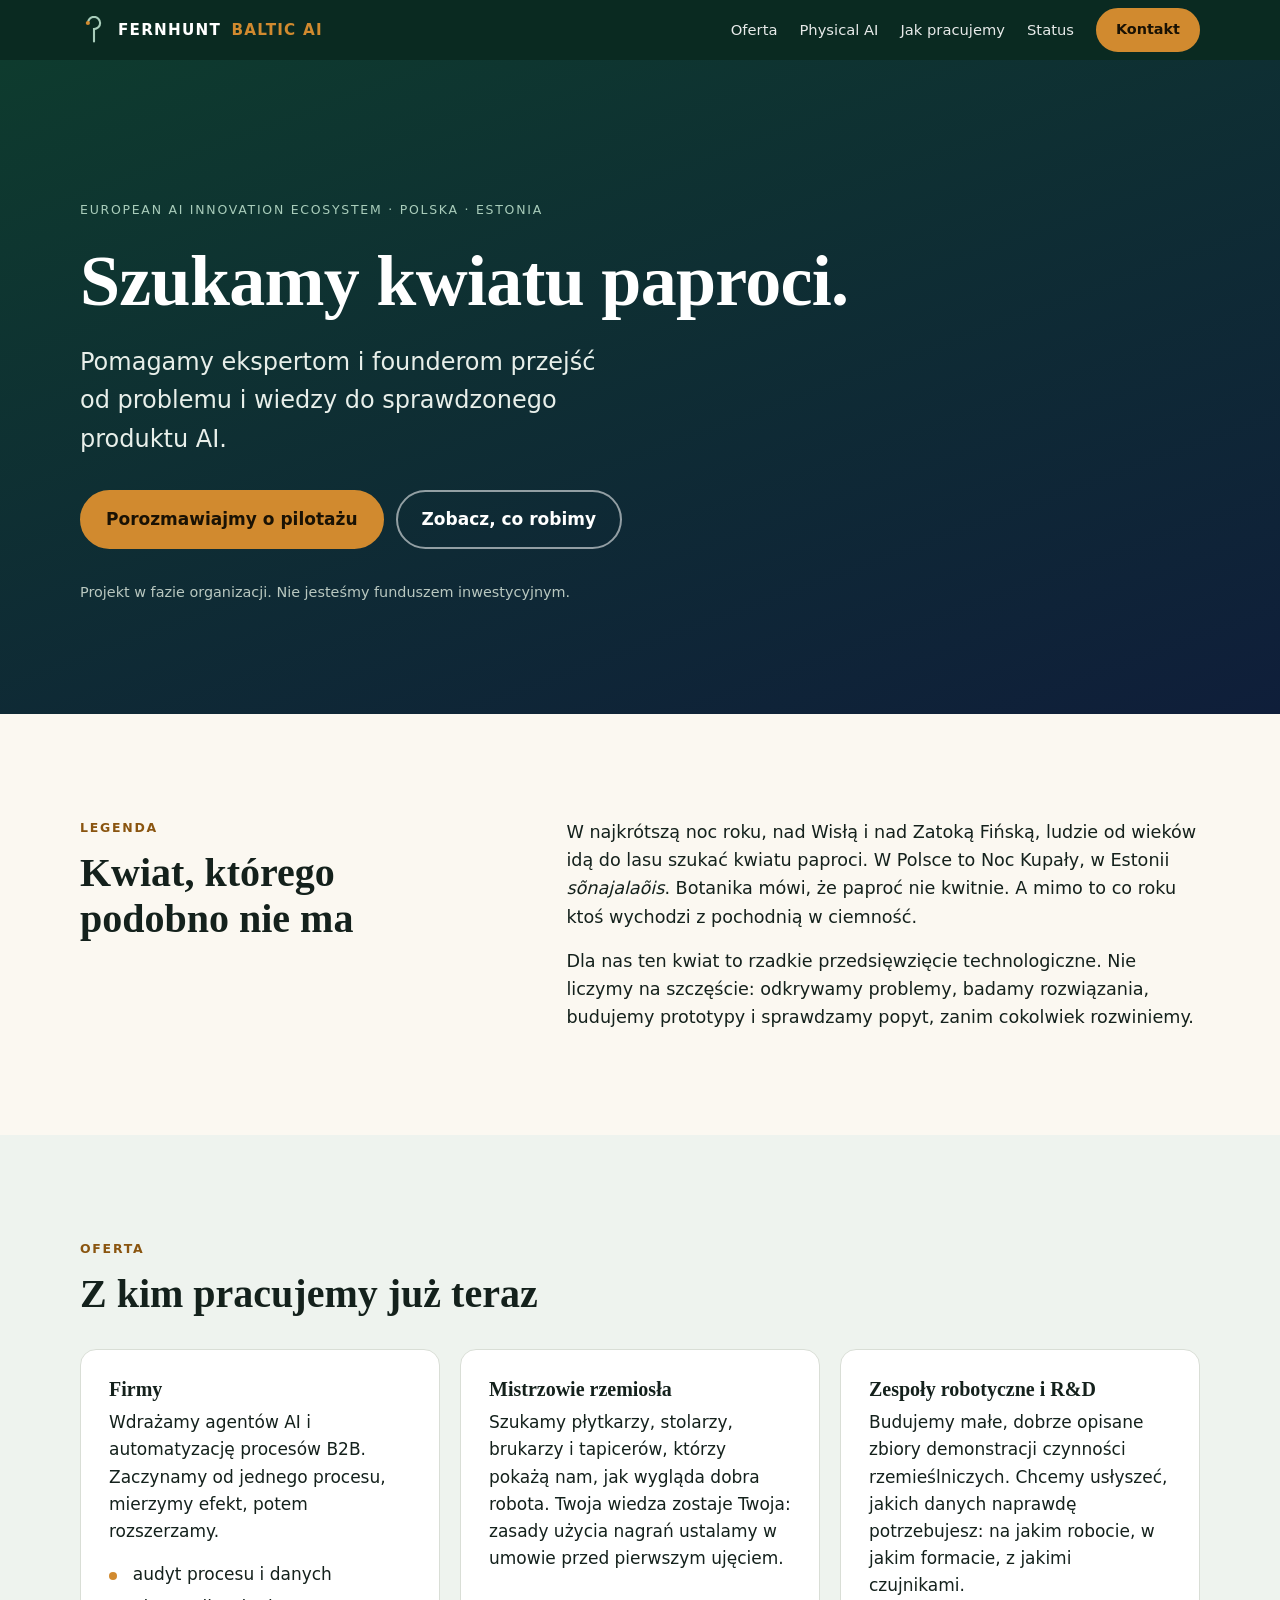
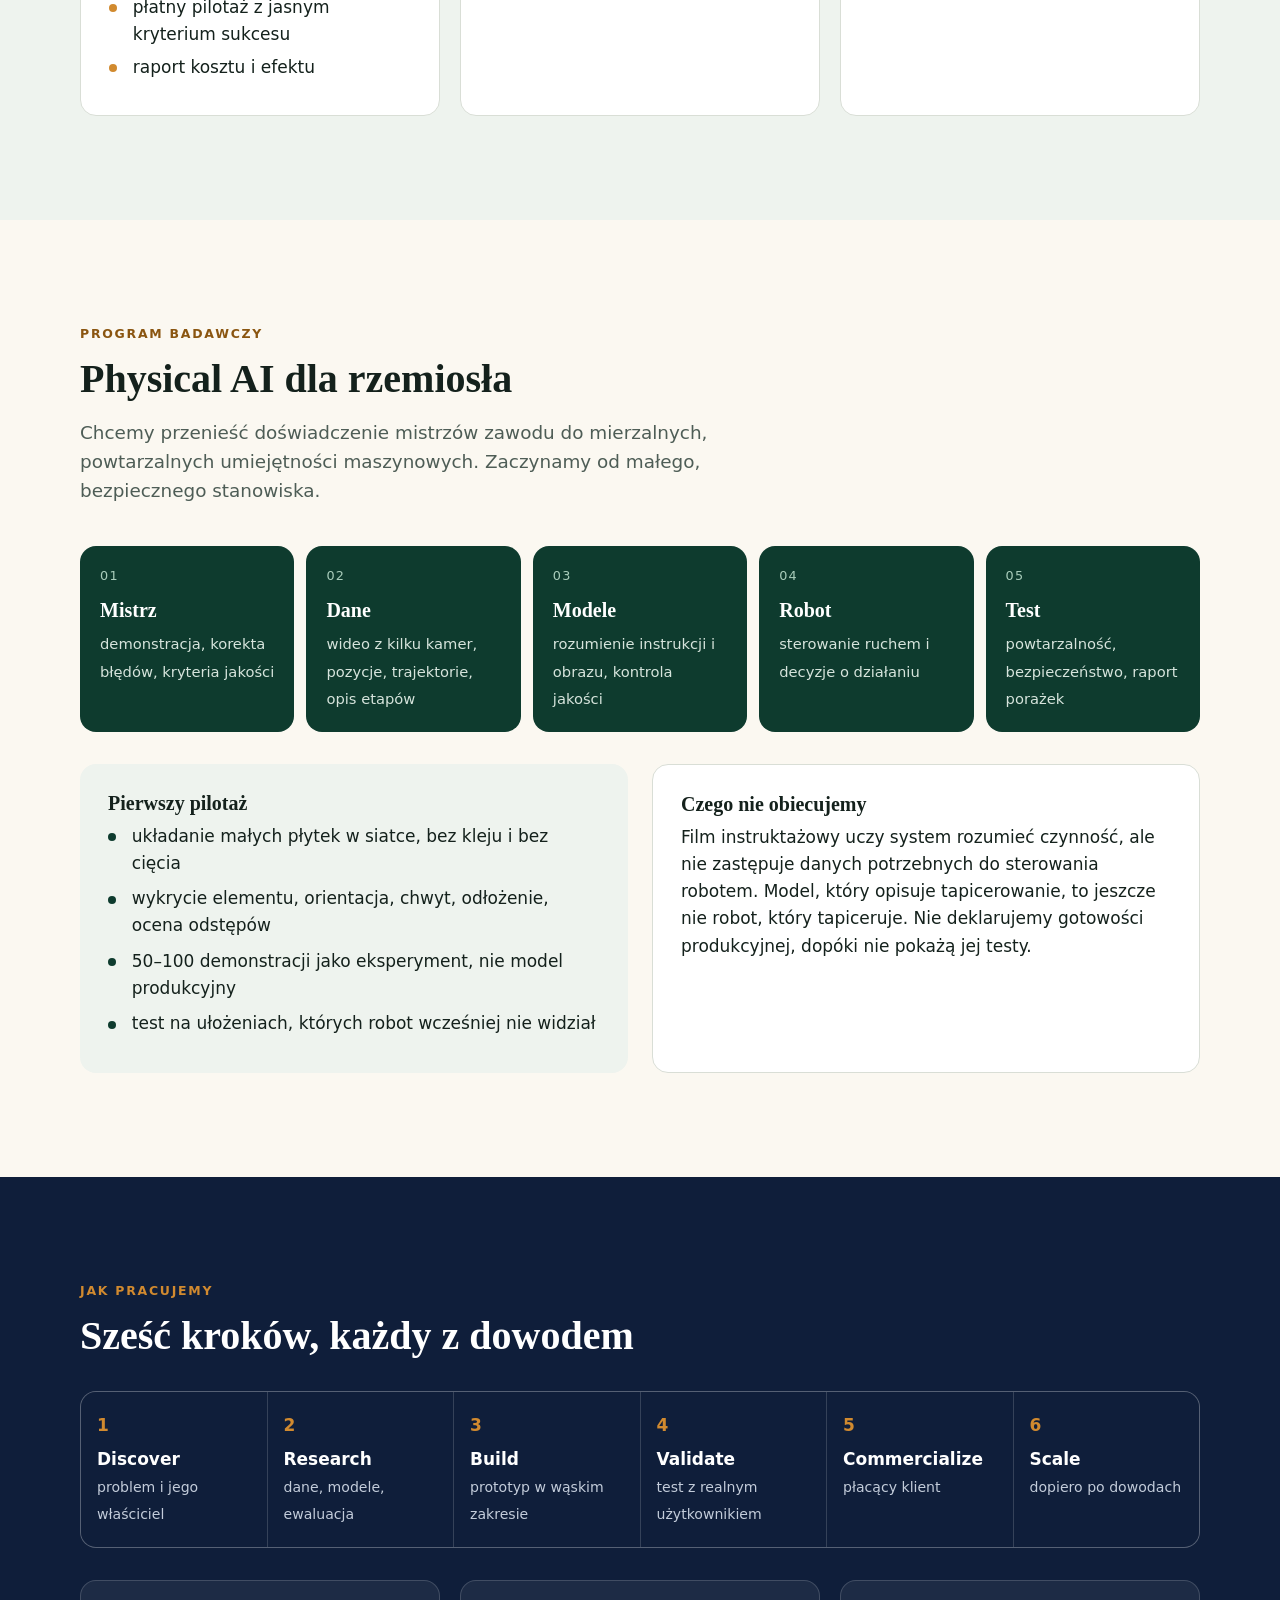
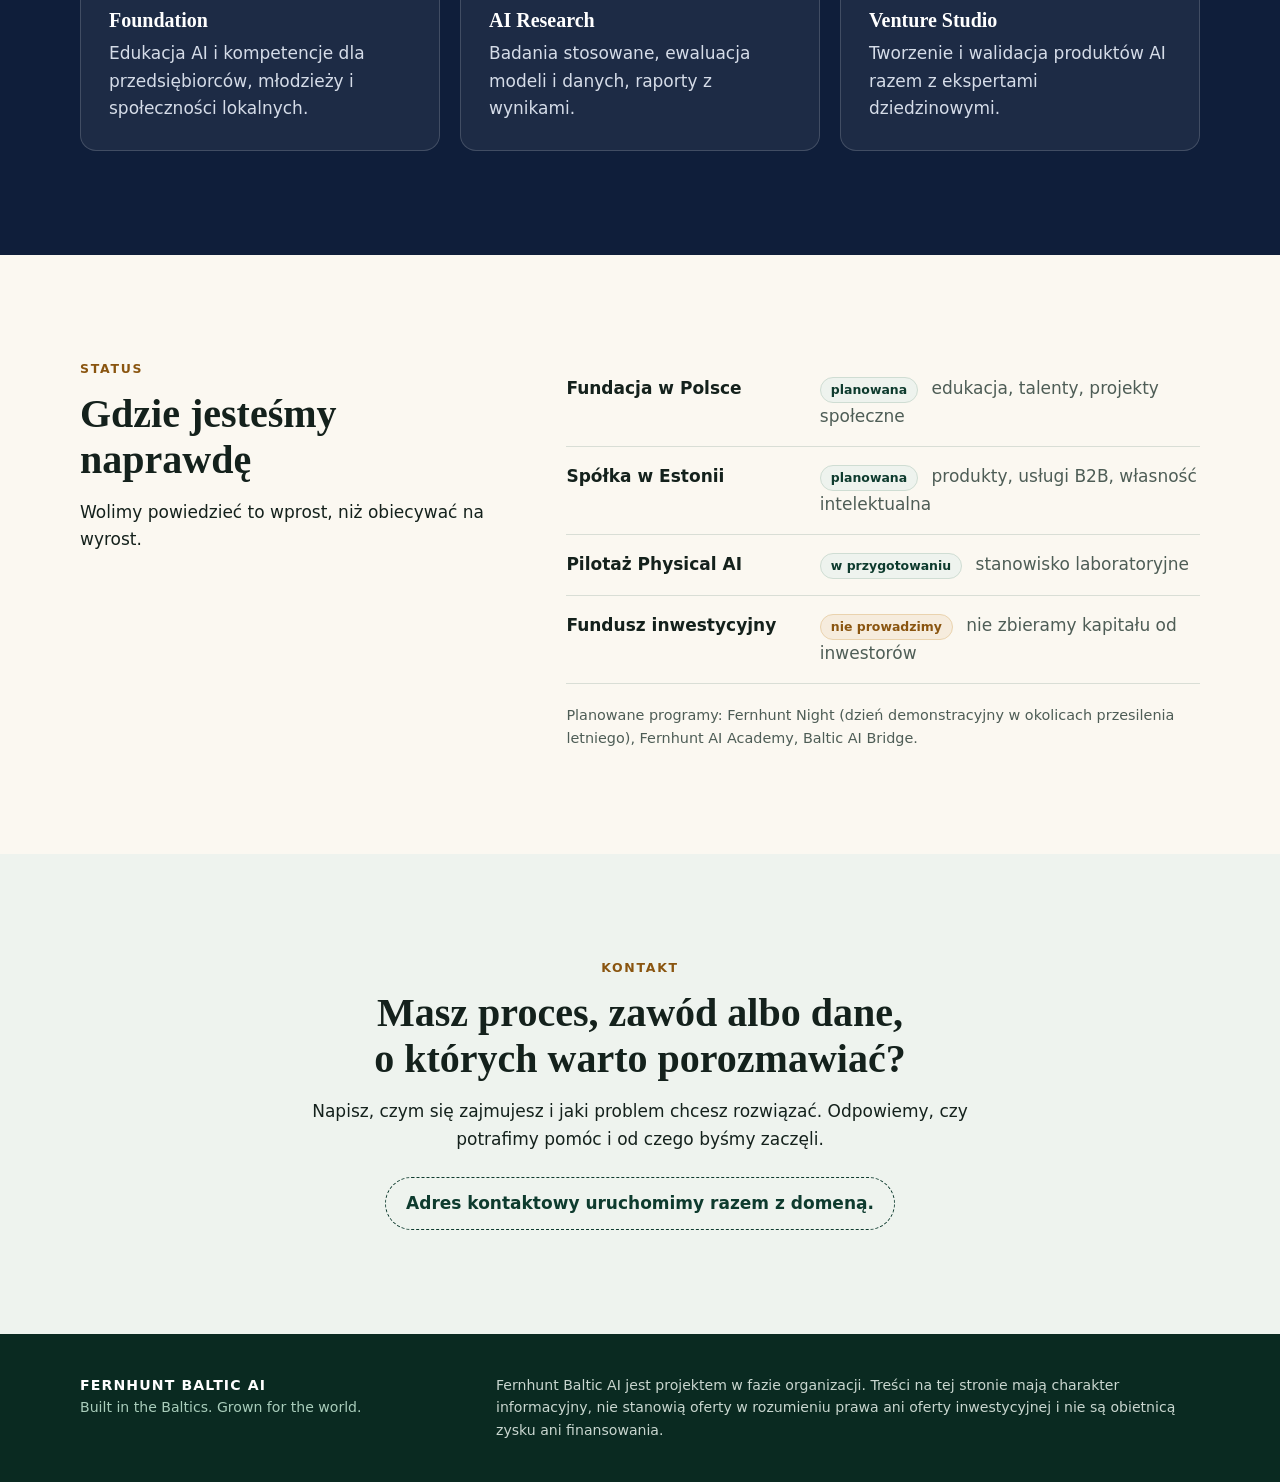
<file: index.html>
<!doctype html>
<html lang="pl">
<head>
  <meta charset="utf-8">
  <meta name="viewport" content="width=device-width, initial-scale=1">
  <title>Fernhunt Baltic AI – od wiedzy eksperta do sprawdzonego produktu AI</title>
  <meta name="description" content="Fernhunt Baltic AI pomaga ekspertom i founderom przejść od problemu i wiedzy do sprawdzonego produktu AI. Wdrożenia AI dla firm i program badawczy Physical AI dla rzemiosła.">
  <meta name="theme-color" content="#0E3B2E">
  <meta property="og:title" content="Fernhunt Baltic AI">
  <meta property="og:description" content="Szukamy kwiatu paproci. Od wiedzy eksperta do sprawdzonego produktu AI.">
  <meta property="og:type" content="website">
  <link rel="icon" href="favicon.svg" type="image/svg+xml">
  <link rel="stylesheet" href="styles.css">
</head>
<body>
  <a class="skip" href="#tresc">Przejdź do treści</a>

  <header class="top">
    <div class="wrap top__in">
      <a class="brand" href="#" aria-label="Fernhunt Baltic AI, strona główna">
        <svg class="brand__mark" viewBox="0 0 32 32" aria-hidden="true">
          <path d="M16 29V15a7 7 0 1 0-7-7" fill="none" stroke="currentColor" stroke-width="2.4" stroke-linecap="round"/>
          <circle cx="9" cy="8" r="2.4" fill="#D18A2F"/>
        </svg>
        <span class="brand__name">FERNHUNT <span>BALTIC AI</span></span>
      </a>
      <nav class="nav" aria-label="Główna">
        <a href="#oferta">Oferta</a>
        <a href="#physical-ai">Physical AI</a>
        <a href="#model">Jak pracujemy</a>
        <a href="#status">Status</a>
        <a class="btn btn--small" href="#kontakt">Kontakt</a>
      </nav>
    </div>
  </header>

  <main id="tresc">
    <section class="hero">
      <div class="wrap">
        <p class="eyebrow">European AI Innovation Ecosystem · Polska · Estonia</p>
        <h1>Szukamy kwiatu paproci.</h1>
        <p class="lead">Pomagamy ekspertom i founderom przejść od problemu i wiedzy do sprawdzonego produktu AI.</p>
        <div class="hero__cta">
          <a class="btn" href="#kontakt">Porozmawiajmy o pilotażu</a>
          <a class="btn btn--ghost" href="#oferta">Zobacz, co robimy</a>
        </div>
        <p class="hero__note">Projekt w fazie organizacji. Nie jesteśmy funduszem inwestycyjnym.</p>
      </div>
    </section>

    <section class="section" id="legenda">
      <div class="wrap split">
        <div>
          <p class="kicker">Legenda</p>
          <h2>Kwiat, którego podobno nie ma</h2>
        </div>
        <div class="prose">
          <p>W najkrótszą noc roku, nad Wisłą i nad Zatoką Fińską, ludzie od wieków idą do lasu szukać kwiatu paproci. W Polsce to Noc Kupały, w Estonii <em lang="et">sõnajalaõis</em>. Botanika mówi, że paproć nie kwitnie. A mimo to co roku ktoś wychodzi z pochodnią w ciemność.</p>
          <p>Dla nas ten kwiat to rzadkie przedsięwzięcie technologiczne. Nie liczymy na szczęście: odkrywamy problemy, badamy rozwiązania, budujemy prototypy i sprawdzamy popyt, zanim cokolwiek rozwiniemy.</p>
        </div>
      </div>
    </section>

    <section class="section section--tint" id="oferta">
      <div class="wrap">
        <p class="kicker">Oferta</p>
        <h2>Z kim pracujemy już teraz</h2>
        <div class="cards cards--3">
          <article class="card">
            <h3>Firmy</h3>
            <p>Wdrażamy agentów AI i automatyzację procesów B2B. Zaczynamy od jednego procesu, mierzymy efekt, potem rozszerzamy.</p>
            <ul>
              <li>audyt procesu i danych</li>
              <li>płatny pilotaż z jasnym kryterium sukcesu</li>
              <li>raport kosztu i efektu</li>
            </ul>
          </article>
          <article class="card">
            <h3>Mistrzowie rzemiosła</h3>
            <p>Szukamy płytkarzy, stolarzy, brukarzy i tapicerów, którzy pokażą nam, jak wygląda dobra robota. Twoja wiedza zostaje Twoja: zasady użycia nagrań ustalamy w umowie przed pierwszym ujęciem.</p>
          </article>
          <article class="card">
            <h3>Zespoły robotyczne i R&amp;D</h3>
            <p>Budujemy małe, dobrze opisane zbiory demonstracji czynności rzemieślniczych. Chcemy usłyszeć, jakich danych naprawdę potrzebujesz: na jakim robocie, w jakim formacie, z jakimi czujnikami.</p>
          </article>
        </div>
      </div>
    </section>

    <section class="section" id="physical-ai">
      <div class="wrap">
        <p class="kicker">Program badawczy</p>
        <h2>Physical AI dla rzemiosła</h2>
        <p class="section__lead">Chcemy przenieść doświadczenie mistrzów zawodu do mierzalnych, powtarzalnych umiejętności maszynowych. Zaczynamy od małego, bezpiecznego stanowiska.</p>

        <ol class="flow" aria-label="Od człowieka do robota">
          <li><strong>Mistrz</strong><span>demonstracja, korekta błędów, kryteria jakości</span></li>
          <li><strong>Dane</strong><span>wideo z kilku kamer, pozycje, trajektorie, opis etapów</span></li>
          <li><strong>Modele</strong><span>rozumienie instrukcji i obrazu, kontrola jakości</span></li>
          <li><strong>Robot</strong><span>sterowanie ruchem i decyzje o działaniu</span></li>
          <li><strong>Test</strong><span>powtarzalność, bezpieczeństwo, raport porażek</span></li>
        </ol>

        <div class="split split--even">
          <div class="panel">
            <h3>Pierwszy pilotaż</h3>
            <ul>
              <li>układanie małych płytek w siatce, bez kleju i bez cięcia</li>
              <li>wykrycie elementu, orientacja, chwyt, odłożenie, ocena odstępów</li>
              <li>50–100 demonstracji jako eksperyment, nie model produkcyjny</li>
              <li>test na ułożeniach, których robot wcześniej nie widział</li>
            </ul>
          </div>
          <div class="panel panel--plain">
            <h3>Czego nie obiecujemy</h3>
            <p>Film instruktażowy uczy system rozumieć czynność, ale nie zastępuje danych potrzebnych do sterowania robotem. Model, który opisuje tapicerowanie, to jeszcze nie robot, który tapiceruje. Nie deklarujemy gotowości produkcyjnej, dopóki nie pokażą jej testy.</p>
          </div>
        </div>
      </div>
    </section>

    <section class="section section--dark" id="model">
      <div class="wrap">
        <p class="kicker">Jak pracujemy</p>
        <h2>Sześć kroków, każdy z dowodem</h2>
        <ol class="steps">
          <li><strong>Discover</strong><span>problem i jego właściciel</span></li>
          <li><strong>Research</strong><span>dane, modele, ewaluacja</span></li>
          <li><strong>Build</strong><span>prototyp w wąskim zakresie</span></li>
          <li><strong>Validate</strong><span>test z realnym użytkownikiem</span></li>
          <li><strong>Commercialize</strong><span>płacący klient</span></li>
          <li><strong>Scale</strong><span>dopiero po dowodach</span></li>
        </ol>

        <div class="cards cards--3 cards--dark">
          <article class="card">
            <h3>Foundation</h3>
            <p>Edukacja AI i kompetencje dla przedsiębiorców, młodzieży i społeczności lokalnych.</p>
          </article>
          <article class="card">
            <h3>AI Research</h3>
            <p>Badania stosowane, ewaluacja modeli i danych, raporty z wynikami.</p>
          </article>
          <article class="card">
            <h3>Venture Studio</h3>
            <p>Tworzenie i walidacja produktów AI razem z ekspertami dziedzinowymi.</p>
          </article>
        </div>
      </div>
    </section>

    <section class="section" id="status">
      <div class="wrap split">
        <div>
          <p class="kicker">Status</p>
          <h2>Gdzie jesteśmy naprawdę</h2>
          <p>Wolimy powiedzieć to wprost, niż obiecywać na wyrost.</p>
        </div>
        <div>
          <table class="status">
            <caption class="sr">Stan projektu Fernhunt Baltic AI</caption>
            <tbody>
              <tr><th scope="row">Fundacja w Polsce</th><td><span class="tag">planowana</span> edukacja, talenty, projekty społeczne</td></tr>
              <tr><th scope="row">Spółka w Estonii</th><td><span class="tag">planowana</span> produkty, usługi B2B, własność intelektualna</td></tr>
              <tr><th scope="row">Pilotaż Physical AI</th><td><span class="tag">w przygotowaniu</span> stanowisko laboratoryjne</td></tr>
              <tr><th scope="row">Fundusz inwestycyjny</th><td><span class="tag tag--off">nie prowadzimy</span> nie zbieramy kapitału od inwestorów</td></tr>
            </tbody>
          </table>
          <p class="fine">Planowane programy: Fernhunt Night (dzień demonstracyjny w okolicach przesilenia letniego), Fernhunt AI Academy, Baltic AI Bridge.</p>
        </div>
      </div>
    </section>

    <section class="section section--tint" id="kontakt">
      <div class="wrap narrow center">
        <p class="kicker">Kontakt</p>
        <h2>Masz proces, zawód albo dane, o których warto porozmawiać?</h2>
        <p>Napisz, czym się zajmujesz i jaki problem chcesz rozwiązać. Odpowiemy, czy potrafimy pomóc i od czego byśmy zaczęli.</p>
        <!--
          DO UZUPEŁNIENIA: po uruchomieniu skrzynki zamień poniższy akapit na:
          <p><a class="btn" href="mailto:ADRES@DOMENA">Napisz do nas</a></p>
        -->
        <p class="contact-pending" role="note">Adres kontaktowy uruchomimy razem z domeną.</p>
      </div>
    </section>
  </main>

  <footer class="foot">
    <div class="wrap foot__in">
      <p class="foot__brand">FERNHUNT BALTIC AI<br><span>Built in the Baltics. Grown for the world.</span></p>
      <p class="foot__legal">Fernhunt Baltic AI jest projektem w fazie organizacji. Treści na tej stronie mają charakter informacyjny, nie stanowią oferty w rozumieniu prawa ani oferty inwestycyjnej i nie są obietnicą zysku ani finansowania.</p>
    </div>
  </footer>
</body>
</html>
</file>
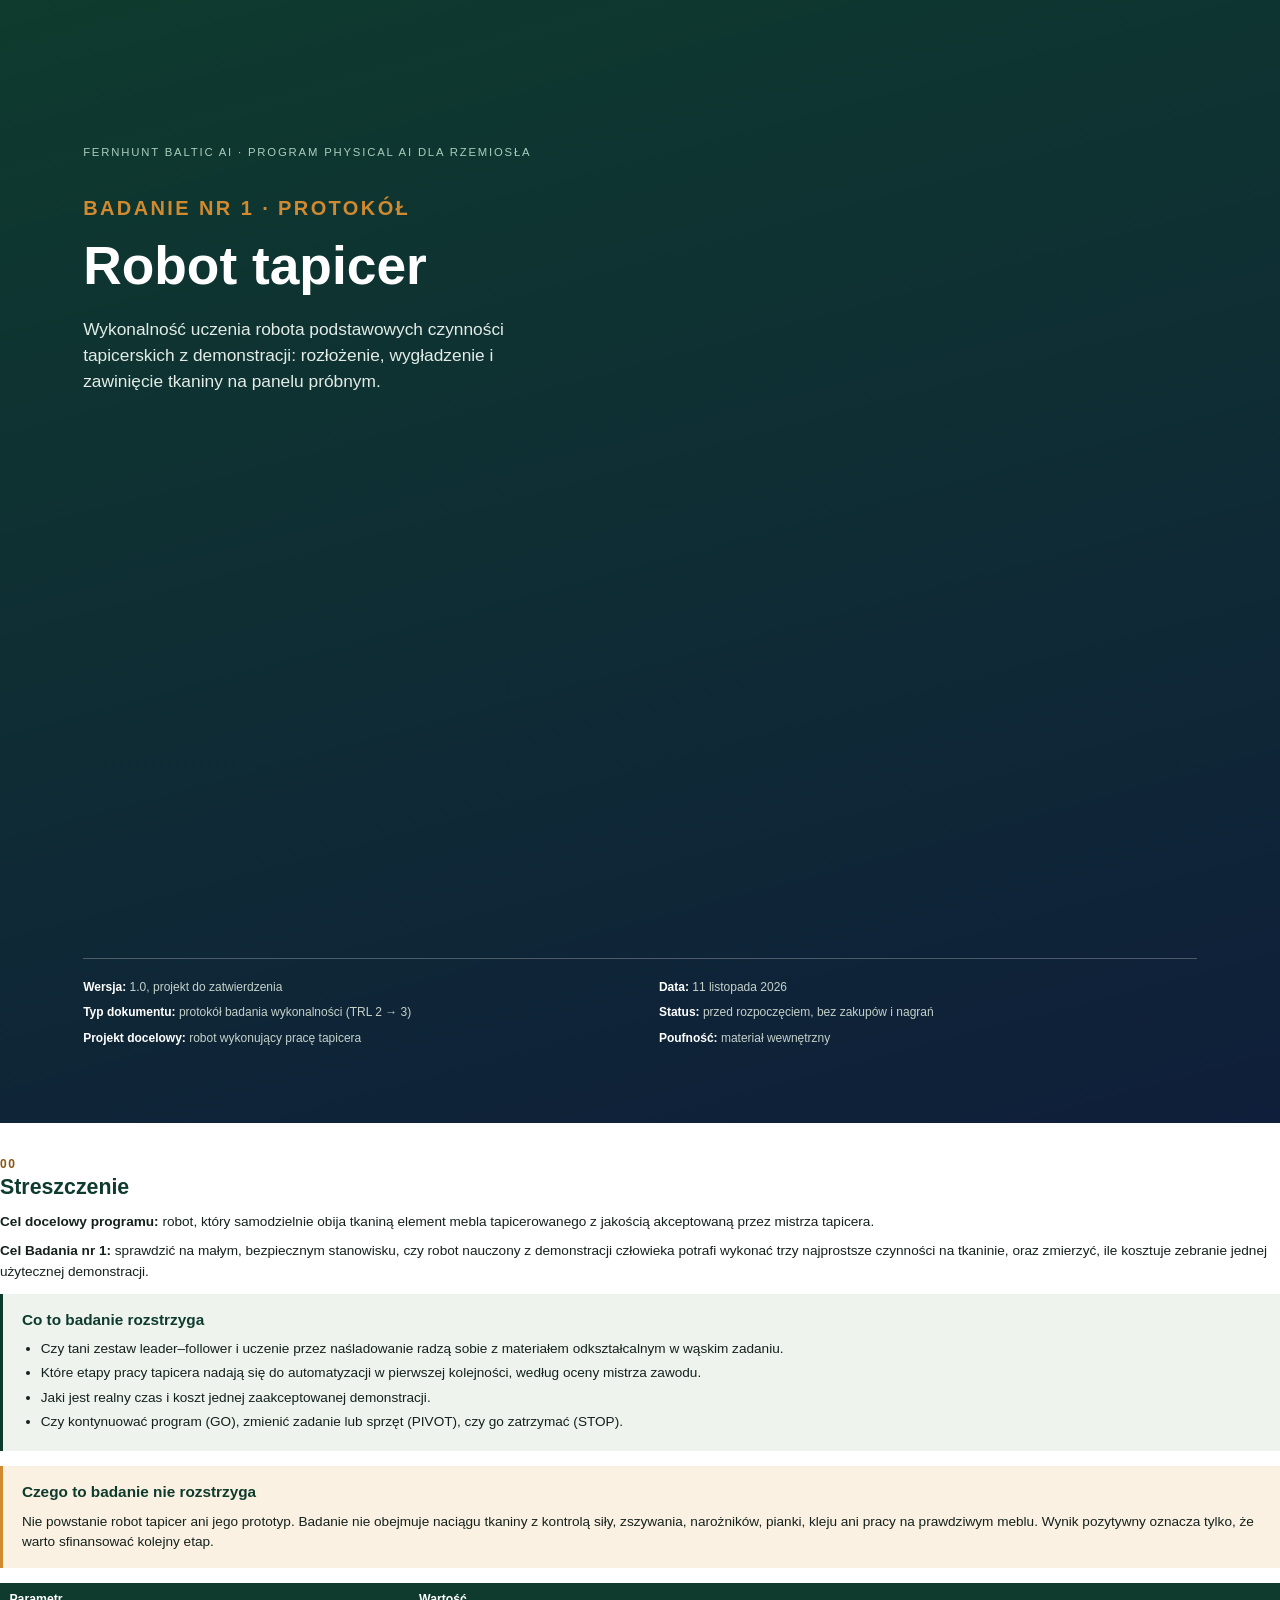
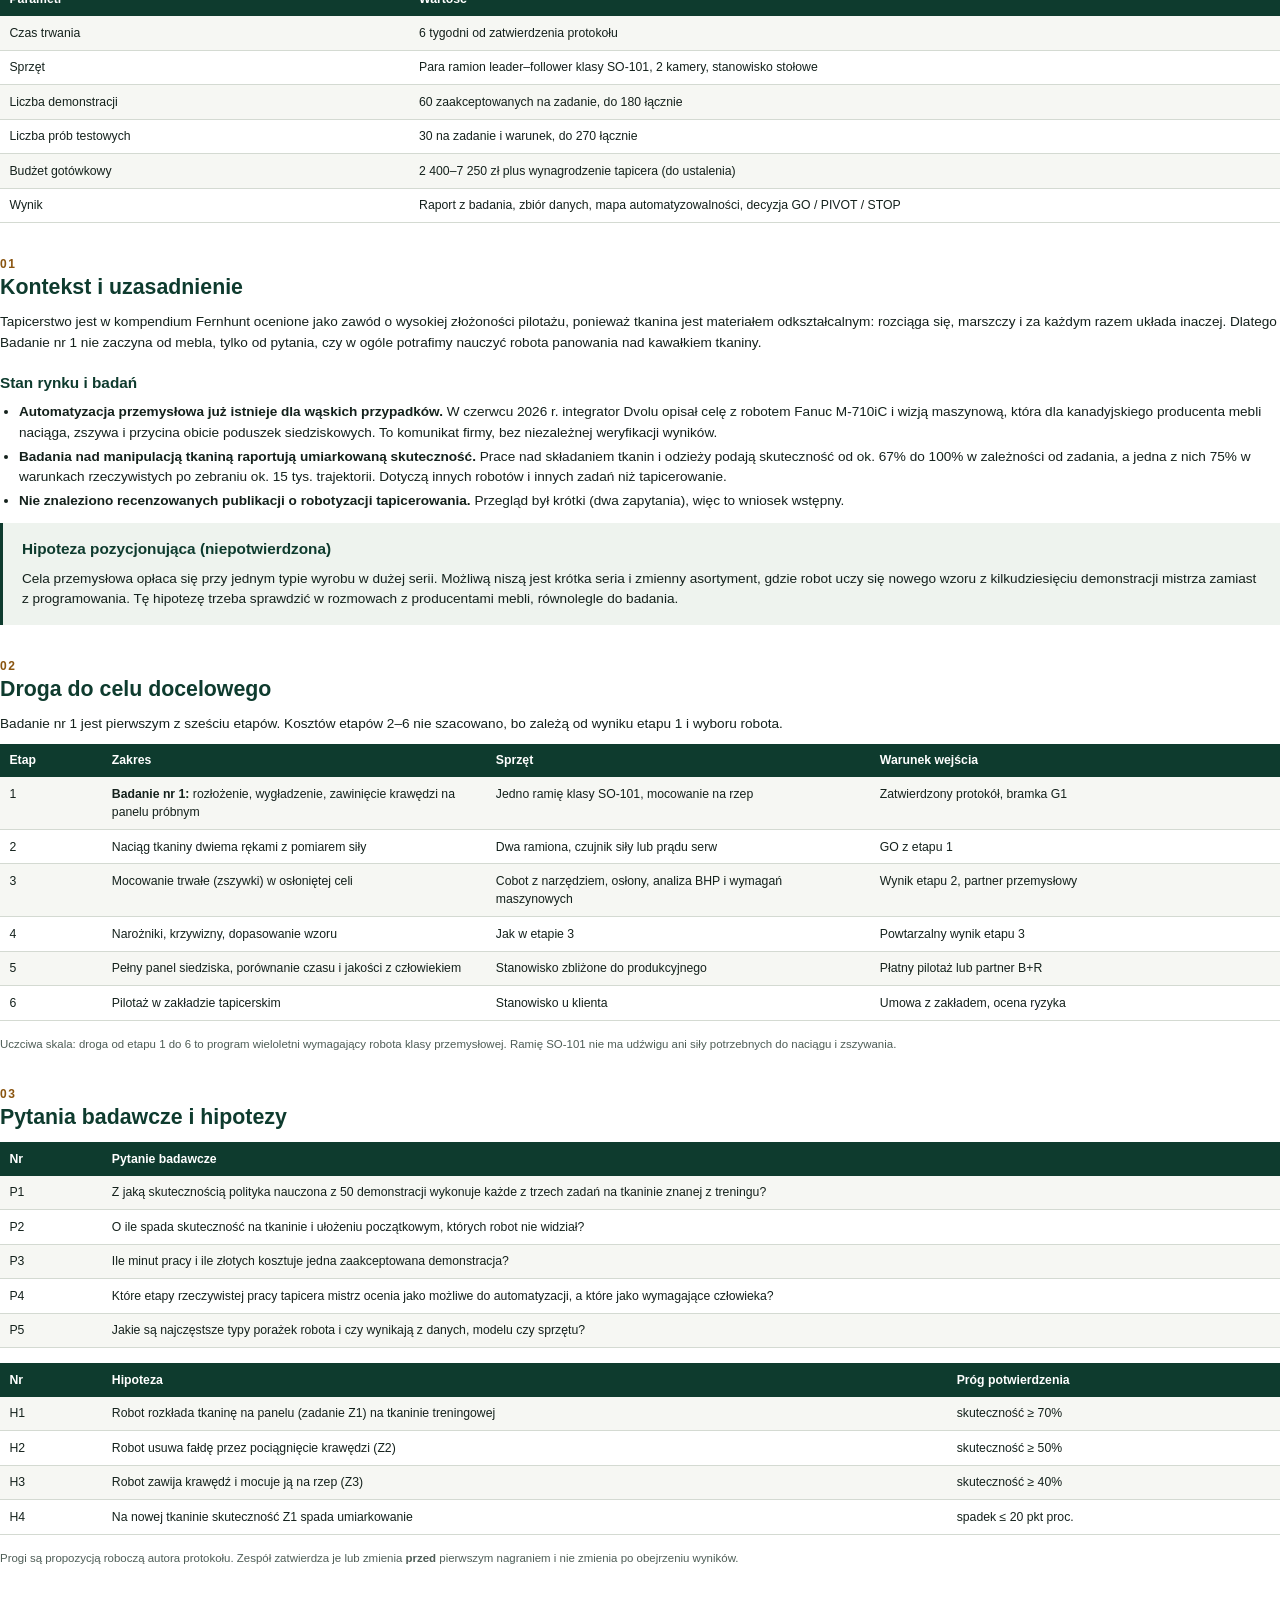
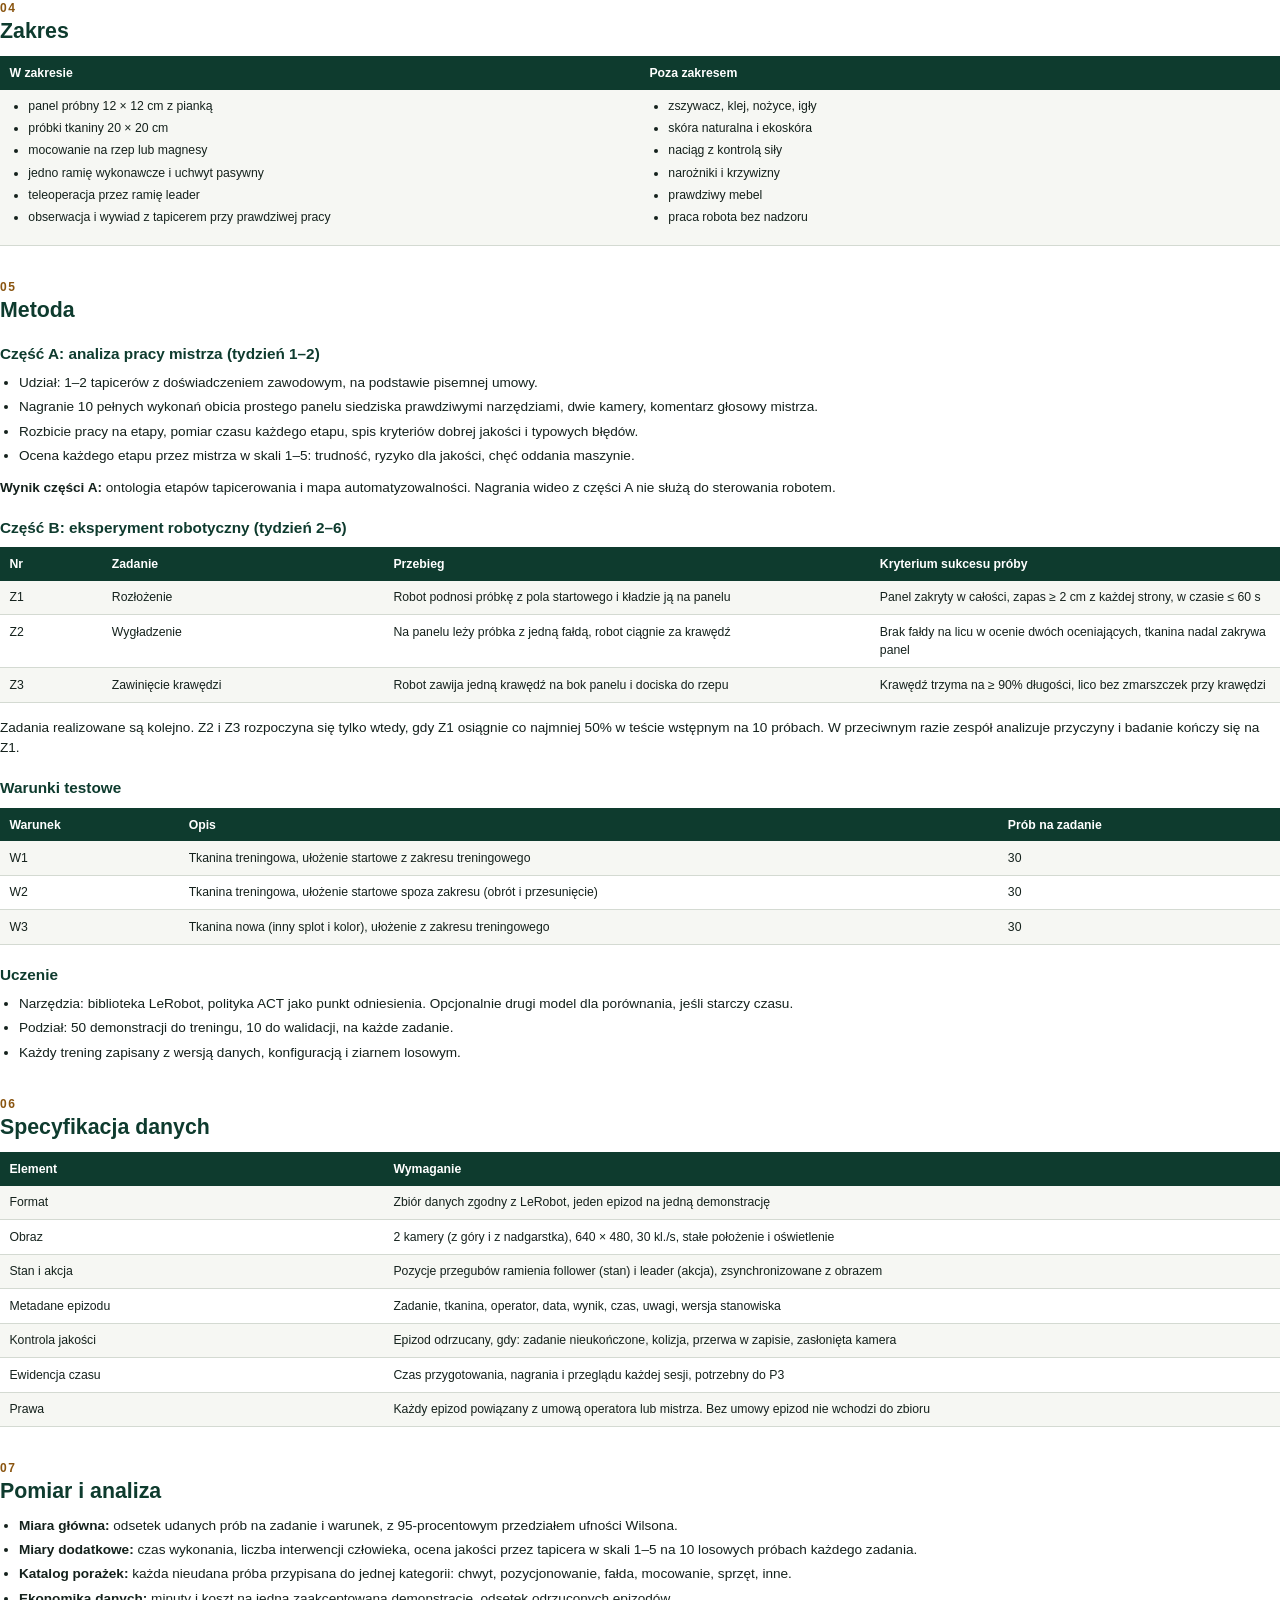
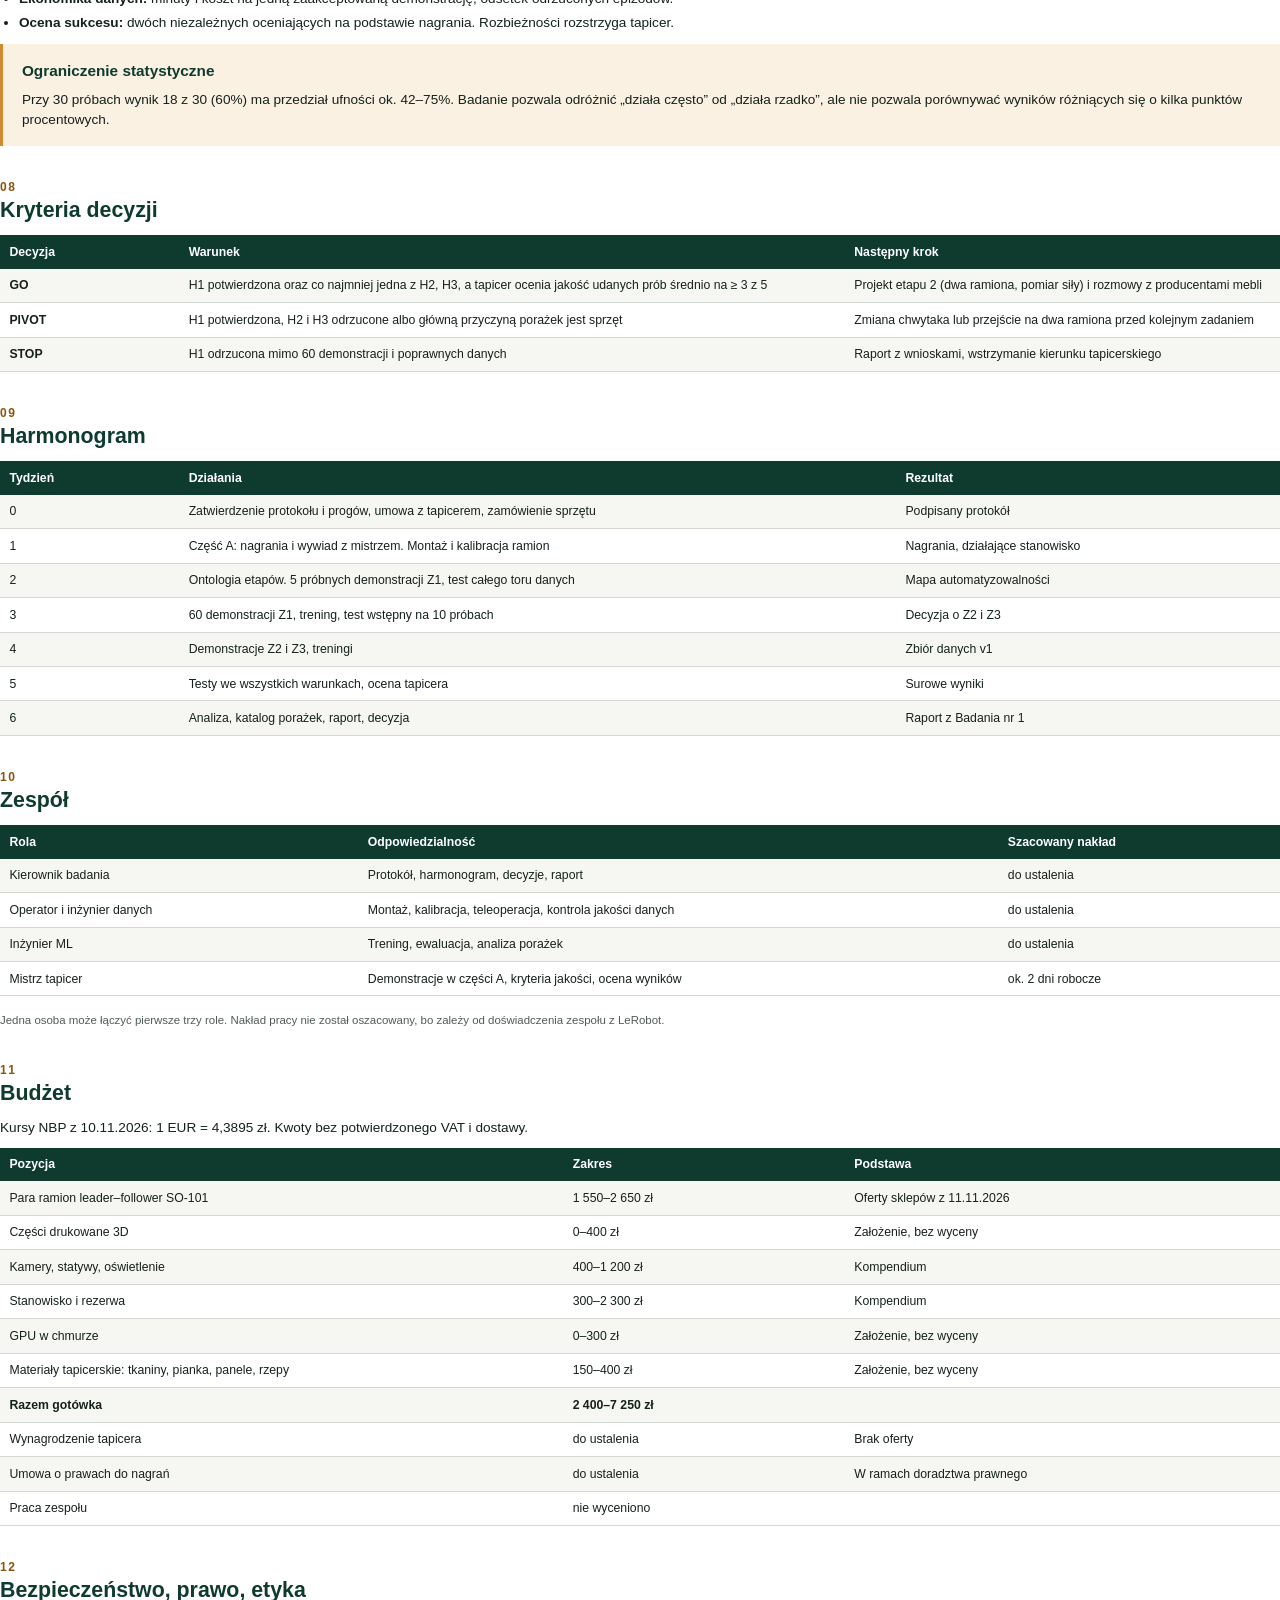
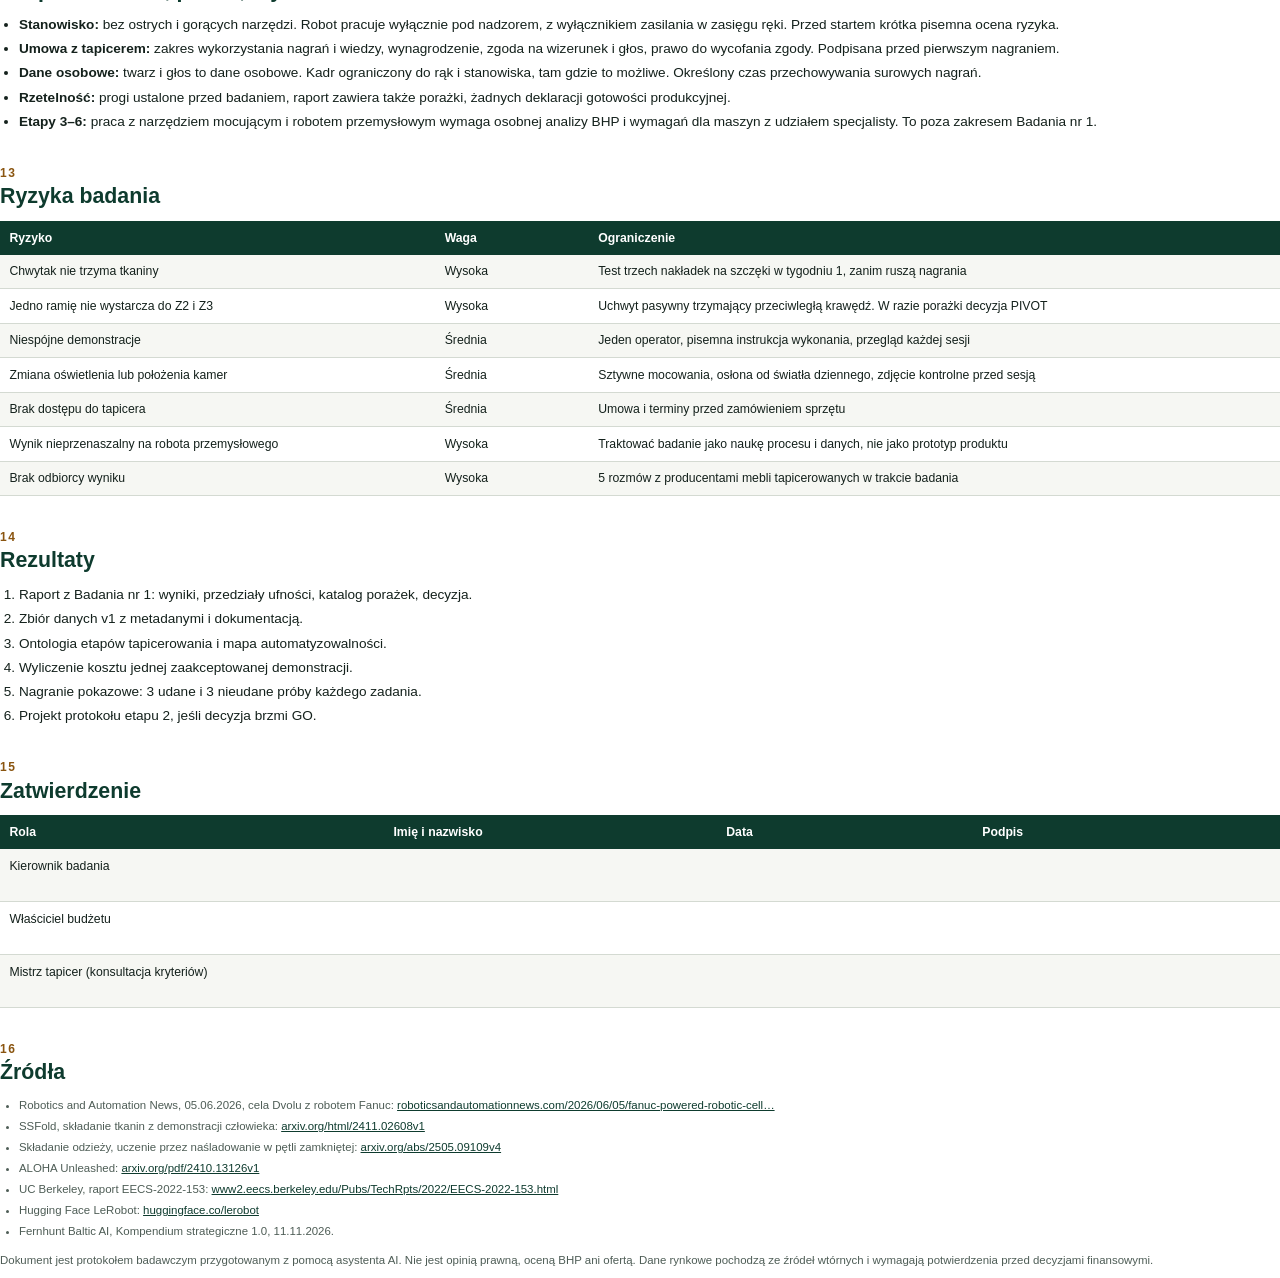
<file: docs/07-badanie-01-robot-tapicer.html>
<!doctype html>
<html lang="pl">
<head>
<meta charset="utf-8">
<title>Badanie nr 1 – Robot tapicer – protokół badawczy</title>
<style>
  @page { size: A4; margin: 20mm 18mm 20mm 18mm; }
  @page :first { margin: 0; }
  :root { --forest:#0E3B2E; --navy:#0F1E3A; --amber:#D18A2F; --amber-ink:#8A5510; --cream:#FBF8F1; --tint:#EEF3EE; --ink:#14211C; --muted:#4E5D56; --line:#D4DAD2; }
  * { box-sizing: border-box; }
  body { margin:0; font: 10.2pt/1.5 "Lato", "Segoe UI", "Helvetica Neue", Arial, sans-serif; color: var(--ink); -webkit-print-color-adjust: exact; print-color-adjust: exact; }
  .cover { height: 297mm; padding: 38mm 22mm 20mm; background: linear-gradient(165deg, var(--forest) 0%, var(--navy) 100%); color:#fff; display:flex; flex-direction:column; page-break-after: always; }
  .cover .eyebrow { letter-spacing:.16em; text-transform:uppercase; font-size:8.5pt; color:#A9CDBB; }
  .cover h1 { font-size: 40pt; line-height:1.05; margin: 10mm 0 6mm; font-weight:800; }
  .cover h1 span { display:block; font-size: 15pt; font-weight:600; color: var(--amber); letter-spacing:.12em; text-transform:uppercase; margin-bottom:5mm; }
  .cover .sub { font-size: 13pt; max-width: 130mm; color:#E3ECE6; }
  .cover .meta { margin-top:auto; font-size:9pt; color:#C4D2CA; border-top:1px solid rgba(255,255,255,.25); padding-top:5mm; display:grid; grid-template-columns: 1fr 1fr; gap:2mm 10mm; }
  .cover .meta b { color:#fff; font-weight:700; }
  h2 { font-size: 16pt; color: var(--forest); margin: 9mm 0 3mm; line-height:1.2; page-break-after: avoid; break-inside: avoid; display: flow-root; }
  h2 .n { color: var(--amber-ink); font-size: 9pt; letter-spacing:.14em; display:block; margin-bottom:1mm; }
  h3 { font-size: 11.5pt; color: var(--forest); margin: 5mm 0 2mm; page-break-after: avoid; }
  p { margin: 0 0 2.5mm; }
  ul, ol { margin: 0 0 3mm; padding-left: 5mm; }
  li { margin-bottom: 1mm; }
  table { width:100%; border-collapse: collapse; margin: 2mm 0 4mm; font-size: 9.2pt; page-break-inside: avoid; }
  th { background: var(--forest); color:#fff; text-align:left; padding: 2mm 2.5mm; font-weight:700; vertical-align: top; }
  td { padding: 2mm 2.5mm; border-bottom: 1px solid var(--line); vertical-align: top; }
  tr:nth-child(even) td { background: #F6F7F3; }
  .box { background: var(--tint); border-left: 3px solid var(--forest); padding: 4mm 5mm; margin: 3mm 0 4mm; page-break-inside: avoid; }
  .box.warn { background:#FAF1E2; border-color: var(--amber); }
  .box h3 { margin-top:0; }
  .box p:last-child, .box ul:last-child { margin-bottom:0; }
  .small { font-size: 8.6pt; color: var(--muted); }
  .sign td { height: 14mm; }
  a { color: var(--forest); word-break: break-all; }
  .tag { font-weight:700; color: var(--amber-ink); }
</style>
</head>
<body>

<section class="cover">
  <div class="eyebrow">Fernhunt Baltic AI · Program Physical AI dla rzemiosła</div>
  <h1><span>Badanie nr 1 · Protokół</span>Robot tapicer</h1>
  <p class="sub">Wykonalność uczenia robota podstawowych czynności tapicerskich z demonstracji: rozłożenie, wygładzenie i zawinięcie tkaniny na panelu próbnym.</p>
  <div class="meta">
    <div><b>Wersja:</b> 1.0, projekt do zatwierdzenia</div>
    <div><b>Data:</b> 11 listopada 2026</div>
    <div><b>Typ dokumentu:</b> protokół badania wykonalności (TRL 2 → 3)</div>
    <div><b>Status:</b> przed rozpoczęciem, bez zakupów i nagrań</div>
    <div><b>Projekt docelowy:</b> robot wykonujący pracę tapicera</div>
    <div><b>Poufność:</b> materiał wewnętrzny</div>
  </div>
</section>

<h2><span class="n">00</span>Streszczenie</h2>
<p><b>Cel docelowy programu:</b> robot, który samodzielnie obija tkaniną element mebla tapicerowanego z jakością akceptowaną przez mistrza tapicera.</p>
<p><b>Cel Badania nr 1:</b> sprawdzić na małym, bezpiecznym stanowisku, czy robot nauczony z demonstracji człowieka potrafi wykonać trzy najprostsze czynności na tkaninie, oraz zmierzyć, ile kosztuje zebranie jednej użytecznej demonstracji.</p>
<div class="box">
  <h3>Co to badanie rozstrzyga</h3>
  <ul>
    <li>Czy tani zestaw leader–follower i uczenie przez naśladowanie radzą sobie z materiałem odkształcalnym w wąskim zadaniu.</li>
    <li>Które etapy pracy tapicera nadają się do automatyzacji w pierwszej kolejności, według oceny mistrza zawodu.</li>
    <li>Jaki jest realny czas i koszt jednej zaakceptowanej demonstracji.</li>
    <li>Czy kontynuować program (GO), zmienić zadanie lub sprzęt (PIVOT), czy go zatrzymać (STOP).</li>
  </ul>
</div>
<div class="box warn">
  <h3>Czego to badanie nie rozstrzyga</h3>
  <p>Nie powstanie robot tapicer ani jego prototyp. Badanie nie obejmuje naciągu tkaniny z kontrolą siły, zszywania, narożników, pianki, kleju ani pracy na prawdziwym meblu. Wynik pozytywny oznacza tylko, że warto sfinansować kolejny etap.</p>
</div>
<table>
  <tr><th style="width:32%">Parametr</th><th>Wartość</th></tr>
  <tr><td>Czas trwania</td><td>6 tygodni od zatwierdzenia protokołu</td></tr>
  <tr><td>Sprzęt</td><td>Para ramion leader–follower klasy SO-101, 2 kamery, stanowisko stołowe</td></tr>
  <tr><td>Liczba demonstracji</td><td>60 zaakceptowanych na zadanie, do 180 łącznie</td></tr>
  <tr><td>Liczba prób testowych</td><td>30 na zadanie i warunek, do 270 łącznie</td></tr>
  <tr><td>Budżet gotówkowy</td><td>2 400–7 250 zł plus wynagrodzenie tapicera (do ustalenia)</td></tr>
  <tr><td>Wynik</td><td>Raport z badania, zbiór danych, mapa automatyzowalności, decyzja GO / PIVOT / STOP</td></tr>
</table>

<h2><span class="n">01</span>Kontekst i uzasadnienie</h2>
<p>Tapicerstwo jest w kompendium Fernhunt ocenione jako zawód o wysokiej złożoności pilotażu, ponieważ tkanina jest materiałem odkształcalnym: rozciąga się, marszczy i za każdym razem układa inaczej. Dlatego Badanie nr 1 nie zaczyna od mebla, tylko od pytania, czy w ogóle potrafimy nauczyć robota panowania nad kawałkiem tkaniny.</p>
<h3>Stan rynku i badań</h3>
<ul>
  <li><b>Automatyzacja przemysłowa już istnieje dla wąskich przypadków.</b> W czerwcu 2026 r. integrator Dvolu opisał celę z robotem Fanuc M-710iC i wizją maszynową, która dla kanadyjskiego producenta mebli naciąga, zszywa i przycina obicie poduszek siedziskowych. To komunikat firmy, bez niezależnej weryfikacji wyników.</li>
  <li><b>Badania nad manipulacją tkaniną raportują umiarkowaną skuteczność.</b> Prace nad składaniem tkanin i odzieży podają skuteczność od ok. 67% do 100% w zależności od zadania, a jedna z nich 75% w warunkach rzeczywistych po zebraniu ok. 15 tys. trajektorii. Dotyczą innych robotów i innych zadań niż tapicerowanie.</li>
  <li><b>Nie znaleziono recenzowanych publikacji o robotyzacji tapicerowania.</b> Przegląd był krótki (dwa zapytania), więc to wniosek wstępny.</li>
</ul>
<div class="box">
  <h3>Hipoteza pozycjonująca (niepotwierdzona)</h3>
  <p>Cela przemysłowa opłaca się przy jednym typie wyrobu w dużej serii. Możliwą niszą jest krótka seria i zmienny asortyment, gdzie robot uczy się nowego wzoru z kilkudziesięciu demonstracji mistrza zamiast z programowania. Tę hipotezę trzeba sprawdzić w rozmowach z producentami mebli, równolegle do badania.</p>
</div>

<h2><span class="n">02</span>Droga do celu docelowego</h2>
<p>Badanie nr 1 jest pierwszym z sześciu etapów. Kosztów etapów 2–6 nie szacowano, bo zależą od wyniku etapu 1 i wyboru robota.</p>
<table>
  <tr><th style="width:8%">Etap</th><th style="width:30%">Zakres</th><th style="width:30%">Sprzęt</th><th>Warunek wejścia</th></tr>
  <tr><td>1</td><td><b>Badanie nr 1:</b> rozłożenie, wygładzenie, zawinięcie krawędzi na panelu próbnym</td><td>Jedno ramię klasy SO-101, mocowanie na rzep</td><td>Zatwierdzony protokół, bramka G1</td></tr>
  <tr><td>2</td><td>Naciąg tkaniny dwiema rękami z pomiarem siły</td><td>Dwa ramiona, czujnik siły lub prądu serw</td><td>GO z etapu 1</td></tr>
  <tr><td>3</td><td>Mocowanie trwałe (zszywki) w osłoniętej celi</td><td>Cobot z narzędziem, osłony, analiza BHP i wymagań maszynowych</td><td>Wynik etapu 2, partner przemysłowy</td></tr>
  <tr><td>4</td><td>Narożniki, krzywizny, dopasowanie wzoru</td><td>Jak w etapie 3</td><td>Powtarzalny wynik etapu 3</td></tr>
  <tr><td>5</td><td>Pełny panel siedziska, porównanie czasu i jakości z człowiekiem</td><td>Stanowisko zbliżone do produkcyjnego</td><td>Płatny pilotaż lub partner B+R</td></tr>
  <tr><td>6</td><td>Pilotaż w zakładzie tapicerskim</td><td>Stanowisko u klienta</td><td>Umowa z zakładem, ocena ryzyka</td></tr>
</table>
<p class="small">Uczciwa skala: droga od etapu 1 do 6 to program wieloletni wymagający robota klasy przemysłowej. Ramię SO-101 nie ma udźwigu ani siły potrzebnych do naciągu i zszywania.</p>

<h2><span class="n">03</span>Pytania badawcze i hipotezy</h2>
<table>
  <tr><th style="width:8%">Nr</th><th>Pytanie badawcze</th></tr>
  <tr><td>P1</td><td>Z jaką skutecznością polityka nauczona z 50 demonstracji wykonuje każde z trzech zadań na tkaninie znanej z treningu?</td></tr>
  <tr><td>P2</td><td>O ile spada skuteczność na tkaninie i ułożeniu początkowym, których robot nie widział?</td></tr>
  <tr><td>P3</td><td>Ile minut pracy i ile złotych kosztuje jedna zaakceptowana demonstracja?</td></tr>
  <tr><td>P4</td><td>Które etapy rzeczywistej pracy tapicera mistrz ocenia jako możliwe do automatyzacji, a które jako wymagające człowieka?</td></tr>
  <tr><td>P5</td><td>Jakie są najczęstsze typy porażek robota i czy wynikają z danych, modelu czy sprzętu?</td></tr>
</table>
<table>
  <tr><th style="width:8%">Nr</th><th>Hipoteza</th><th style="width:26%">Próg potwierdzenia</th></tr>
  <tr><td>H1</td><td>Robot rozkłada tkaninę na panelu (zadanie Z1) na tkaninie treningowej</td><td>skuteczność ≥ 70%</td></tr>
  <tr><td>H2</td><td>Robot usuwa fałdę przez pociągnięcie krawędzi (Z2)</td><td>skuteczność ≥ 50%</td></tr>
  <tr><td>H3</td><td>Robot zawija krawędź i mocuje ją na rzep (Z3)</td><td>skuteczność ≥ 40%</td></tr>
  <tr><td>H4</td><td>Na nowej tkaninie skuteczność Z1 spada umiarkowanie</td><td>spadek ≤ 20 pkt proc.</td></tr>
</table>
<p class="small">Progi są propozycją roboczą autora protokołu. Zespół zatwierdza je lub zmienia <b>przed</b> pierwszym nagraniem i nie zmienia po obejrzeniu wyników.</p>

<h2><span class="n">04</span>Zakres</h2>
<table>
  <tr><th style="width:50%">W zakresie</th><th>Poza zakresem</th></tr>
  <tr>
    <td><ul><li>panel próbny 12 × 12 cm z pianką</li><li>próbki tkaniny 20 × 20 cm</li><li>mocowanie na rzep lub magnesy</li><li>jedno ramię wykonawcze i uchwyt pasywny</li><li>teleoperacja przez ramię leader</li><li>obserwacja i wywiad z tapicerem przy prawdziwej pracy</li></ul></td>
    <td><ul><li>zszywacz, klej, nożyce, igły</li><li>skóra naturalna i ekoskóra</li><li>naciąg z kontrolą siły</li><li>narożniki i krzywizny</li><li>prawdziwy mebel</li><li>praca robota bez nadzoru</li></ul></td>
  </tr>
</table>

<h2><span class="n">05</span>Metoda</h2>
<h3>Część A: analiza pracy mistrza (tydzień 1–2)</h3>
<ul>
  <li>Udział: 1–2 tapicerów z doświadczeniem zawodowym, na podstawie pisemnej umowy.</li>
  <li>Nagranie 10 pełnych wykonań obicia prostego panelu siedziska prawdziwymi narzędziami, dwie kamery, komentarz głosowy mistrza.</li>
  <li>Rozbicie pracy na etapy, pomiar czasu każdego etapu, spis kryteriów dobrej jakości i typowych błędów.</li>
  <li>Ocena każdego etapu przez mistrza w skali 1–5: trudność, ryzyko dla jakości, chęć oddania maszynie.</li>
</ul>
<p><b>Wynik części A:</b> ontologia etapów tapicerowania i mapa automatyzowalności. Nagrania wideo z części A nie służą do sterowania robotem.</p>

<h3>Część B: eksperyment robotyczny (tydzień 2–6)</h3>
<table>
  <tr><th style="width:8%">Nr</th><th style="width:22%">Zadanie</th><th>Przebieg</th><th style="width:32%">Kryterium sukcesu próby</th></tr>
  <tr><td>Z1</td><td>Rozłożenie</td><td>Robot podnosi próbkę z pola startowego i kładzie ją na panelu</td><td>Panel zakryty w całości, zapas ≥ 2 cm z każdej strony, w czasie ≤ 60 s</td></tr>
  <tr><td>Z2</td><td>Wygładzenie</td><td>Na panelu leży próbka z jedną fałdą, robot ciągnie za krawędź</td><td>Brak fałdy na licu w ocenie dwóch oceniających, tkanina nadal zakrywa panel</td></tr>
  <tr><td>Z3</td><td>Zawinięcie krawędzi</td><td>Robot zawija jedną krawędź na bok panelu i dociska do rzepu</td><td>Krawędź trzyma na ≥ 90% długości, lico bez zmarszczek przy krawędzi</td></tr>
</table>
<p>Zadania realizowane są kolejno. Z2 i Z3 rozpoczyna się tylko wtedy, gdy Z1 osiągnie co najmniej 50% w teście wstępnym na 10 próbach. W przeciwnym razie zespół analizuje przyczyny i badanie kończy się na Z1.</p>

<h3>Warunki testowe</h3>
<table>
  <tr><th style="width:14%">Warunek</th><th>Opis</th><th style="width:22%">Prób na zadanie</th></tr>
  <tr><td>W1</td><td>Tkanina treningowa, ułożenie startowe z zakresu treningowego</td><td>30</td></tr>
  <tr><td>W2</td><td>Tkanina treningowa, ułożenie startowe spoza zakresu (obrót i przesunięcie)</td><td>30</td></tr>
  <tr><td>W3</td><td>Tkanina nowa (inny splot i kolor), ułożenie z zakresu treningowego</td><td>30</td></tr>
</table>

<h3>Uczenie</h3>
<ul>
  <li>Narzędzia: biblioteka LeRobot, polityka ACT jako punkt odniesienia. Opcjonalnie drugi model dla porównania, jeśli starczy czasu.</li>
  <li>Podział: 50 demonstracji do treningu, 10 do walidacji, na każde zadanie.</li>
  <li>Każdy trening zapisany z wersją danych, konfiguracją i ziarnem losowym.</li>
</ul>

<h2><span class="n">06</span>Specyfikacja danych</h2>
<table>
  <tr><th style="width:30%">Element</th><th>Wymaganie</th></tr>
  <tr><td>Format</td><td>Zbiór danych zgodny z LeRobot, jeden epizod na jedną demonstrację</td></tr>
  <tr><td>Obraz</td><td>2 kamery (z góry i z nadgarstka), 640 × 480, 30 kl./s, stałe położenie i oświetlenie</td></tr>
  <tr><td>Stan i akcja</td><td>Pozycje przegubów ramienia follower (stan) i leader (akcja), zsynchronizowane z obrazem</td></tr>
  <tr><td>Metadane epizodu</td><td>Zadanie, tkanina, operator, data, wynik, czas, uwagi, wersja stanowiska</td></tr>
  <tr><td>Kontrola jakości</td><td>Epizod odrzucany, gdy: zadanie nieukończone, kolizja, przerwa w zapisie, zasłonięta kamera</td></tr>
  <tr><td>Ewidencja czasu</td><td>Czas przygotowania, nagrania i przeglądu każdej sesji, potrzebny do P3</td></tr>
  <tr><td>Prawa</td><td>Każdy epizod powiązany z umową operatora lub mistrza. Bez umowy epizod nie wchodzi do zbioru</td></tr>
</table>

<h2><span class="n">07</span>Pomiar i analiza</h2>
<ul>
  <li><b>Miara główna:</b> odsetek udanych prób na zadanie i warunek, z 95-procentowym przedziałem ufności Wilsona.</li>
  <li><b>Miary dodatkowe:</b> czas wykonania, liczba interwencji człowieka, ocena jakości przez tapicera w skali 1–5 na 10 losowych próbach każdego zadania.</li>
  <li><b>Katalog porażek:</b> każda nieudana próba przypisana do jednej kategorii: chwyt, pozycjonowanie, fałda, mocowanie, sprzęt, inne.</li>
  <li><b>Ekonomika danych:</b> minuty i koszt na jedną zaakceptowaną demonstrację, odsetek odrzuconych epizodów.</li>
  <li><b>Ocena sukcesu:</b> dwóch niezależnych oceniających na podstawie nagrania. Rozbieżności rozstrzyga tapicer.</li>
</ul>
<div class="box warn">
  <h3>Ograniczenie statystyczne</h3>
  <p>Przy 30 próbach wynik 18 z 30 (60%) ma przedział ufności ok. 42–75%. Badanie pozwala odróżnić „działa często” od „działa rzadko”, ale nie pozwala porównywać wyników różniących się o kilka punktów procentowych.</p>
</div>

<h2><span class="n">08</span>Kryteria decyzji</h2>
<table>
  <tr><th style="width:14%">Decyzja</th><th>Warunek</th><th style="width:34%">Następny krok</th></tr>
  <tr><td><b>GO</b></td><td>H1 potwierdzona oraz co najmniej jedna z H2, H3, a tapicer ocenia jakość udanych prób średnio na ≥ 3 z 5</td><td>Projekt etapu 2 (dwa ramiona, pomiar siły) i rozmowy z producentami mebli</td></tr>
  <tr><td><b>PIVOT</b></td><td>H1 potwierdzona, H2 i H3 odrzucone albo główną przyczyną porażek jest sprzęt</td><td>Zmiana chwytaka lub przejście na dwa ramiona przed kolejnym zadaniem</td></tr>
  <tr><td><b>STOP</b></td><td>H1 odrzucona mimo 60 demonstracji i poprawnych danych</td><td>Raport z wnioskami, wstrzymanie kierunku tapicerskiego</td></tr>
</table>

<h2><span class="n">09</span>Harmonogram</h2>
<table>
  <tr><th style="width:14%">Tydzień</th><th>Działania</th><th style="width:30%">Rezultat</th></tr>
  <tr><td>0</td><td>Zatwierdzenie protokołu i progów, umowa z tapicerem, zamówienie sprzętu</td><td>Podpisany protokół</td></tr>
  <tr><td>1</td><td>Część A: nagrania i wywiad z mistrzem. Montaż i kalibracja ramion</td><td>Nagrania, działające stanowisko</td></tr>
  <tr><td>2</td><td>Ontologia etapów. 5 próbnych demonstracji Z1, test całego toru danych</td><td>Mapa automatyzowalności</td></tr>
  <tr><td>3</td><td>60 demonstracji Z1, trening, test wstępny na 10 próbach</td><td>Decyzja o Z2 i Z3</td></tr>
  <tr><td>4</td><td>Demonstracje Z2 i Z3, treningi</td><td>Zbiór danych v1</td></tr>
  <tr><td>5</td><td>Testy we wszystkich warunkach, ocena tapicera</td><td>Surowe wyniki</td></tr>
  <tr><td>6</td><td>Analiza, katalog porażek, raport, decyzja</td><td>Raport z Badania nr 1</td></tr>
</table>

<h2><span class="n">10</span>Zespół</h2>
<table>
  <tr><th style="width:28%">Rola</th><th>Odpowiedzialność</th><th style="width:22%">Szacowany nakład</th></tr>
  <tr><td>Kierownik badania</td><td>Protokół, harmonogram, decyzje, raport</td><td>do ustalenia</td></tr>
  <tr><td>Operator i inżynier danych</td><td>Montaż, kalibracja, teleoperacja, kontrola jakości danych</td><td>do ustalenia</td></tr>
  <tr><td>Inżynier ML</td><td>Trening, ewaluacja, analiza porażek</td><td>do ustalenia</td></tr>
  <tr><td>Mistrz tapicer</td><td>Demonstracje w części A, kryteria jakości, ocena wyników</td><td>ok. 2 dni robocze</td></tr>
</table>
<p class="small">Jedna osoba może łączyć pierwsze trzy role. Nakład pracy nie został oszacowany, bo zależy od doświadczenia zespołu z LeRobot.</p>

<h2><span class="n">11</span>Budżet</h2>
<p>Kursy NBP z 10.11.2026: 1 EUR = 4,3895 zł. Kwoty bez potwierdzonego VAT i dostawy.</p>
<table>
  <tr><th>Pozycja</th><th style="width:22%">Zakres</th><th style="width:34%">Podstawa</th></tr>
  <tr><td>Para ramion leader–follower SO-101</td><td>1 550–2 650 zł</td><td>Oferty sklepów z 11.11.2026</td></tr>
  <tr><td>Części drukowane 3D</td><td>0–400 zł</td><td>Założenie, bez wyceny</td></tr>
  <tr><td>Kamery, statywy, oświetlenie</td><td>400–1 200 zł</td><td>Kompendium</td></tr>
  <tr><td>Stanowisko i rezerwa</td><td>300–2 300 zł</td><td>Kompendium</td></tr>
  <tr><td>GPU w chmurze</td><td>0–300 zł</td><td>Założenie, bez wyceny</td></tr>
  <tr><td>Materiały tapicerskie: tkaniny, pianka, panele, rzepy</td><td>150–400 zł</td><td>Założenie, bez wyceny</td></tr>
  <tr><td><b>Razem gotówka</b></td><td><b>2 400–7 250 zł</b></td><td></td></tr>
  <tr><td>Wynagrodzenie tapicera</td><td>do ustalenia</td><td>Brak oferty</td></tr>
  <tr><td>Umowa o prawach do nagrań</td><td>do ustalenia</td><td>W ramach doradztwa prawnego</td></tr>
  <tr><td>Praca zespołu</td><td>nie wyceniono</td><td></td></tr>
</table>

<h2><span class="n">12</span>Bezpieczeństwo, prawo, etyka</h2>
<ul>
  <li><b>Stanowisko:</b> bez ostrych i gorących narzędzi. Robot pracuje wyłącznie pod nadzorem, z wyłącznikiem zasilania w zasięgu ręki. Przed startem krótka pisemna ocena ryzyka.</li>
  <li><b>Umowa z tapicerem:</b> zakres wykorzystania nagrań i wiedzy, wynagrodzenie, zgoda na wizerunek i głos, prawo do wycofania zgody. Podpisana przed pierwszym nagraniem.</li>
  <li><b>Dane osobowe:</b> twarz i głos to dane osobowe. Kadr ograniczony do rąk i stanowiska, tam gdzie to możliwe. Określony czas przechowywania surowych nagrań.</li>
  <li><b>Rzetelność:</b> progi ustalone przed badaniem, raport zawiera także porażki, żadnych deklaracji gotowości produkcyjnej.</li>
  <li><b>Etapy 3–6:</b> praca z narzędziem mocującym i robotem przemysłowym wymaga osobnej analizy BHP i wymagań dla maszyn z udziałem specjalisty. To poza zakresem Badania nr 1.</li>
</ul>

<h2><span class="n">13</span>Ryzyka badania</h2>
<table>
  <tr><th style="width:34%">Ryzyko</th><th style="width:12%">Waga</th><th>Ograniczenie</th></tr>
  <tr><td>Chwytak nie trzyma tkaniny</td><td>Wysoka</td><td>Test trzech nakładek na szczęki w tygodniu 1, zanim ruszą nagrania</td></tr>
  <tr><td>Jedno ramię nie wystarcza do Z2 i Z3</td><td>Wysoka</td><td>Uchwyt pasywny trzymający przeciwległą krawędź. W razie porażki decyzja PIVOT</td></tr>
  <tr><td>Niespójne demonstracje</td><td>Średnia</td><td>Jeden operator, pisemna instrukcja wykonania, przegląd każdej sesji</td></tr>
  <tr><td>Zmiana oświetlenia lub położenia kamer</td><td>Średnia</td><td>Sztywne mocowania, osłona od światła dziennego, zdjęcie kontrolne przed sesją</td></tr>
  <tr><td>Brak dostępu do tapicera</td><td>Średnia</td><td>Umowa i terminy przed zamówieniem sprzętu</td></tr>
  <tr><td>Wynik nieprzenaszalny na robota przemysłowego</td><td>Wysoka</td><td>Traktować badanie jako naukę procesu i danych, nie jako prototyp produktu</td></tr>
  <tr><td>Brak odbiorcy wyniku</td><td>Wysoka</td><td>5 rozmów z producentami mebli tapicerowanych w trakcie badania</td></tr>
</table>

<h2><span class="n">14</span>Rezultaty</h2>
<ol>
  <li>Raport z Badania nr 1: wyniki, przedziały ufności, katalog porażek, decyzja.</li>
  <li>Zbiór danych v1 z metadanymi i dokumentacją.</li>
  <li>Ontologia etapów tapicerowania i mapa automatyzowalności.</li>
  <li>Wyliczenie kosztu jednej zaakceptowanej demonstracji.</li>
  <li>Nagranie pokazowe: 3 udane i 3 nieudane próby każdego zadania.</li>
  <li>Projekt protokołu etapu 2, jeśli decyzja brzmi GO.</li>
</ol>

<h2><span class="n">15</span>Zatwierdzenie</h2>
<table class="sign">
  <tr><th style="width:30%">Rola</th><th>Imię i nazwisko</th><th style="width:20%">Data</th><th style="width:24%">Podpis</th></tr>
  <tr><td>Kierownik badania</td><td></td><td></td><td></td></tr>
  <tr><td>Właściciel budżetu</td><td></td><td></td><td></td></tr>
  <tr><td>Mistrz tapicer (konsultacja kryteriów)</td><td></td><td></td><td></td></tr>
</table>

<h2><span class="n">16</span>Źródła</h2>
<ul class="small">
  <li>Robotics and Automation News, 05.06.2026, cela Dvolu z robotem Fanuc: <a href="https://roboticsandautomationnews.com/2026/06/05/fanuc-powered-robotic-cell-automates-one-of-furniture-manufacturings-toughest-jobs/102312/">roboticsandautomationnews.com/2026/06/05/fanuc-powered-robotic-cell…</a></li>
  <li>SSFold, składanie tkanin z demonstracji człowieka: <a href="https://arxiv.org/html/2411.02608v1">arxiv.org/html/2411.02608v1</a></li>
  <li>Składanie odzieży, uczenie przez naśladowanie w pętli zamkniętej: <a href="https://arxiv.org/abs/2505.09109v4">arxiv.org/abs/2505.09109v4</a></li>
  <li>ALOHA Unleashed: <a href="https://arxiv.org/pdf/2410.13126v1">arxiv.org/pdf/2410.13126v1</a></li>
  <li>UC Berkeley, raport EECS-2022-153: <a href="https://www2.eecs.berkeley.edu/Pubs/TechRpts/2022/EECS-2022-153.html">www2.eecs.berkeley.edu/Pubs/TechRpts/2022/EECS-2022-153.html</a></li>
  <li>Hugging Face LeRobot: <a href="https://huggingface.co/lerobot">huggingface.co/lerobot</a></li>
  <li>Fernhunt Baltic AI, Kompendium strategiczne 1.0, 11.11.2026.</li>
</ul>
<p class="small">Dokument jest protokołem badawczym przygotowanym z pomocą asystenta AI. Nie jest opinią prawną, oceną BHP ani ofertą. Dane rynkowe pochodzą ze źródeł wtórnych i wymagają potwierdzenia przed decyzjami finansowymi.</p>

</body>
</html>
</file>
<file: styles.css>
:root {
  --forest: #0E3B2E;
  --forest-deep: #0A2A21;
  --navy: #0F1E3A;
  --amber: #D18A2F;
  --amber-ink: #8A5510;
  --cream: #FBF8F1;
  --tint: #EEF3EE;
  --ink: #14211C;
  --muted: #4E5D56;
  --line: #D9DED6;
  --mint: #A9CDBB;
  --radius: 16px;
  --sans: system-ui, -apple-system, "Segoe UI", Roboto, "Helvetica Neue", Arial, sans-serif;
  --serif: "Iowan Old Style", "Palatino Linotype", Palatino, Georgia, serif;
}

*, *::before, *::after { box-sizing: border-box; }

html { scroll-behavior: smooth; scroll-padding-top: 76px; }
@media (prefers-reduced-motion: reduce) { html { scroll-behavior: auto; } }

body {
  margin: 0;
  background: var(--cream);
  color: var(--ink);
  font: 17px/1.6 var(--sans);
  -webkit-text-size-adjust: 100%;
}

h1, h2, h3 { font-family: var(--serif); font-weight: 600; line-height: 1.15; margin: 0; text-wrap: balance; }
h1 { font-size: clamp(2.5rem, 7vw, 4.5rem); letter-spacing: -0.01em; }
h2 { font-size: clamp(1.7rem, 4vw, 2.5rem); margin-bottom: 1rem; }
h3 { font-size: 1.25rem; margin-bottom: 0.5rem; }
p { margin: 0 0 1rem; }
ul, ol { margin: 0; padding: 0; }
a { color: inherit; }
:focus-visible { outline: 3px solid var(--amber); outline-offset: 3px; border-radius: 4px; }

.wrap { width: min(1120px, 100% - 32px); margin-inline: auto; }
.narrow { max-width: 720px; }
.center { text-align: center; }
.sr { position: absolute; width: 1px; height: 1px; overflow: hidden; clip-path: inset(50%); white-space: nowrap; }

.skip { position: absolute; left: -9999px; top: 8px; background: var(--amber); color: #111; padding: 8px 14px; border-radius: 8px; z-index: 20; }
.skip:focus { left: 8px; }

/* Header */
.top { position: sticky; top: 0; z-index: 10; background: var(--forest-deep); color: #fff; }
.top__in { display: flex; align-items: center; justify-content: space-between; gap: 16px; min-height: 60px; }
.brand { display: inline-flex; align-items: center; gap: 10px; text-decoration: none; }
.brand__mark { width: 28px; height: 28px; color: var(--mint); flex: none; }
.brand__name { font-weight: 800; letter-spacing: 0.08em; font-size: 0.95rem; white-space: nowrap; }
.brand__name span { color: var(--amber); font-weight: 600; margin-left: 4px; }
.nav { display: flex; align-items: center; gap: 22px; font-size: 0.92rem; }
.nav a { text-decoration: none; opacity: 0.9; padding: 6px 0; }
.nav a:hover { opacity: 1; text-decoration: underline; text-underline-offset: 4px; }
@media (max-width: 820px) { .nav a:not(.btn) { display: none; } }

/* Buttons */
.btn {
  display: inline-block; background: var(--amber); color: #1A1204; font-weight: 700;
  padding: 14px 24px; border-radius: 999px; text-decoration: none; border: 2px solid var(--amber);
}
.btn:hover { background: #E09A3E; border-color: #E09A3E; text-decoration: none; }
.btn--ghost { background: transparent; color: #fff; border-color: rgba(255,255,255,0.55); }
.btn--ghost:hover { background: rgba(255,255,255,0.1); border-color: #fff; }
.btn--small { padding: 8px 18px; font-size: 0.9rem; }
.nav .btn { opacity: 1; padding: 8px 18px; }
.nav .btn:hover { text-decoration: none; }

/* Hero */
.hero { background: linear-gradient(160deg, var(--forest) 0%, var(--navy) 100%); color: #fff; padding: clamp(64px, 12vw, 140px) 0 clamp(56px, 9vw, 110px); }
.eyebrow { text-transform: uppercase; letter-spacing: 0.14em; font-size: 0.78rem; color: var(--mint); margin-bottom: 1.25rem; }
.lead { font-size: clamp(1.15rem, 2.4vw, 1.5rem); max-width: 34ch; margin: 1.25rem 0 2rem; color: #E8EFEA; }
.hero__cta { display: flex; flex-wrap: wrap; gap: 12px; }
.hero__note { margin: 2rem 0 0; font-size: 0.9rem; color: #B9C8C0; }

/* Sections */
.section { padding: clamp(56px, 9vw, 104px) 0; }
.section--tint { background: var(--tint); }
.section--dark { background: var(--navy); color: #fff; }
.kicker { text-transform: uppercase; letter-spacing: 0.14em; font-size: 0.78rem; font-weight: 700; color: var(--amber-ink); margin-bottom: 0.75rem; }
.section--dark .kicker { color: var(--amber); }
.section__lead { font-size: 1.15rem; max-width: 62ch; color: var(--muted); margin-bottom: 2.5rem; }

.split { display: grid; gap: 32px; grid-template-columns: 1fr; }
@media (min-width: 860px) {
  .split { grid-template-columns: 1fr 1.5fr; gap: 64px; }
  .split--even { grid-template-columns: 1fr 1fr; gap: 24px; }
}
.prose p { font-size: 1.1rem; }
.prose p:last-child { margin-bottom: 0; }

/* Cards */
.cards { display: grid; gap: 20px; grid-template-columns: 1fr; margin-top: 2rem; }
@media (min-width: 860px) { .cards--3 { grid-template-columns: repeat(3, 1fr); } }
.card { background: #fff; border: 1px solid var(--line); border-radius: var(--radius); padding: 28px; }
.card p:last-child { margin-bottom: 0; }
.card ul { margin-top: 0.75rem; list-style: none; }
.card li { padding-left: 1.4em; position: relative; margin-bottom: 0.35rem; }
.card li::before { content: ""; position: absolute; left: 0; top: 0.62em; width: 8px; height: 8px; border-radius: 50%; background: var(--amber); }
.cards--dark .card { background: rgba(255,255,255,0.06); border-color: rgba(255,255,255,0.16); }
.cards--dark .card p { color: #D5DCE8; }

/* Flow */
.flow { list-style: none; display: grid; gap: 12px; grid-template-columns: 1fr; margin-bottom: 2rem; counter-reset: flow; }
@media (min-width: 860px) { .flow { grid-template-columns: repeat(5, 1fr); } }
.flow li { counter-increment: flow; background: var(--forest); color: #fff; border-radius: var(--radius); padding: 20px; }
.flow li::before { content: "0" counter(flow); display: block; font-size: 0.8rem; letter-spacing: 0.1em; color: var(--mint); margin-bottom: 0.5rem; }
.flow strong { display: block; font-family: var(--serif); font-size: 1.25rem; margin-bottom: 0.25rem; }
.flow span { font-size: 0.92rem; color: #D6E4DC; }

.panel { background: var(--tint); border-radius: var(--radius); padding: 28px; }
.panel--plain { background: #fff; border: 1px solid var(--line); }
.panel ul { list-style: none; }
.panel li { padding-left: 1.4em; position: relative; margin-bottom: 0.5rem; }
.panel li::before { content: ""; position: absolute; left: 0; top: 0.62em; width: 8px; height: 8px; border-radius: 50%; background: var(--forest); }
.panel p:last-child { margin-bottom: 0; }

/* Steps */
.steps { list-style: none; display: grid; gap: 1px; grid-template-columns: repeat(2, 1fr); background: rgba(255,255,255,0.16); border: 1px solid rgba(255,255,255,0.16); border-radius: var(--radius); overflow: hidden; margin-top: 2rem; counter-reset: step; }
@media (min-width: 620px) { .steps { grid-template-columns: repeat(3, 1fr); } }
@media (min-width: 1000px) { .steps { grid-template-columns: repeat(6, 1fr); } }
.steps li { counter-increment: step; background: var(--navy); padding: 20px 16px; }
.steps li::before { content: counter(step); display: block; color: var(--amber); font-weight: 700; margin-bottom: 0.4rem; }
.steps strong { display: block; }
.steps span { font-size: 0.88rem; color: #C3CCDA; }

/* Status */
.status { width: 100%; border-collapse: collapse; }
.status th, .status td { text-align: left; vertical-align: top; padding: 16px 0; border-bottom: 1px solid var(--line); }
.status th { font-weight: 700; padding-right: 20px; width: 40%; }
.status td { color: var(--muted); }
.tag { display: inline-block; background: var(--tint); color: var(--forest); font-size: 0.78rem; font-weight: 700; padding: 2px 10px; border-radius: 999px; margin-right: 8px; border: 1px solid #CFDDD3; white-space: nowrap; }
.tag--off { background: #F6ECDD; color: var(--amber-ink); border-color: #EAD3AE; }
@media (max-width: 560px) {
  .status th, .status td { display: block; width: 100%; padding: 0; border: 0; }
  .status tr { display: block; padding: 14px 0; border-bottom: 1px solid var(--line); }
  .status th { margin-bottom: 4px; }
}
.fine { font-size: 0.9rem; color: var(--muted); margin: 1.25rem 0 0; }

.contact-pending { display: inline-block; margin: 0.5rem 0 0; padding: 12px 20px; border: 1px dashed var(--forest); border-radius: 999px; color: var(--forest); font-weight: 600; }

/* Footer */
.foot { background: var(--forest-deep); color: #C9D6CF; padding: 40px 0; font-size: 0.88rem; }
.foot__in { display: grid; gap: 20px; }
@media (min-width: 860px) { .foot__in { grid-template-columns: 1fr 2fr; gap: 64px; } }
.foot p { margin: 0; }
.foot__brand { color: #fff; font-weight: 800; letter-spacing: 0.08em; }
.foot__brand span { font-weight: 400; letter-spacing: 0; color: var(--mint); }
</file>
